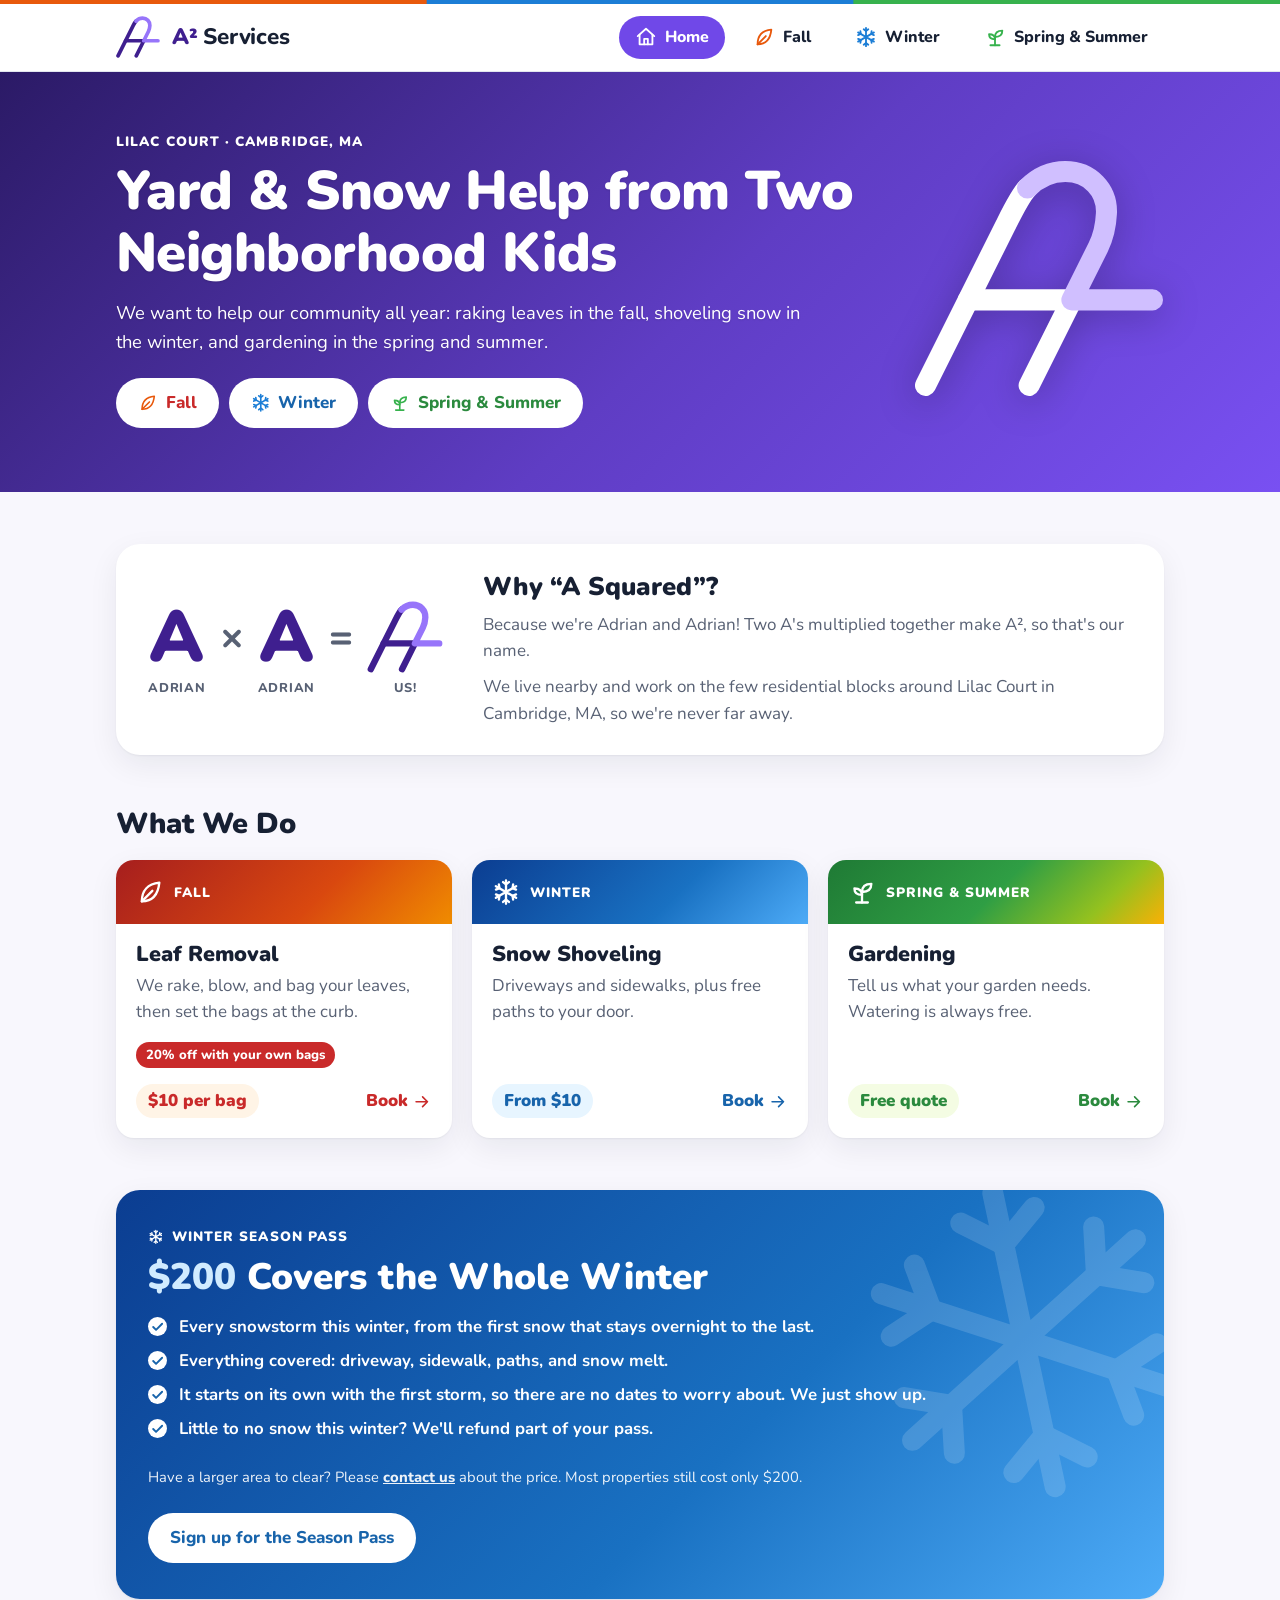
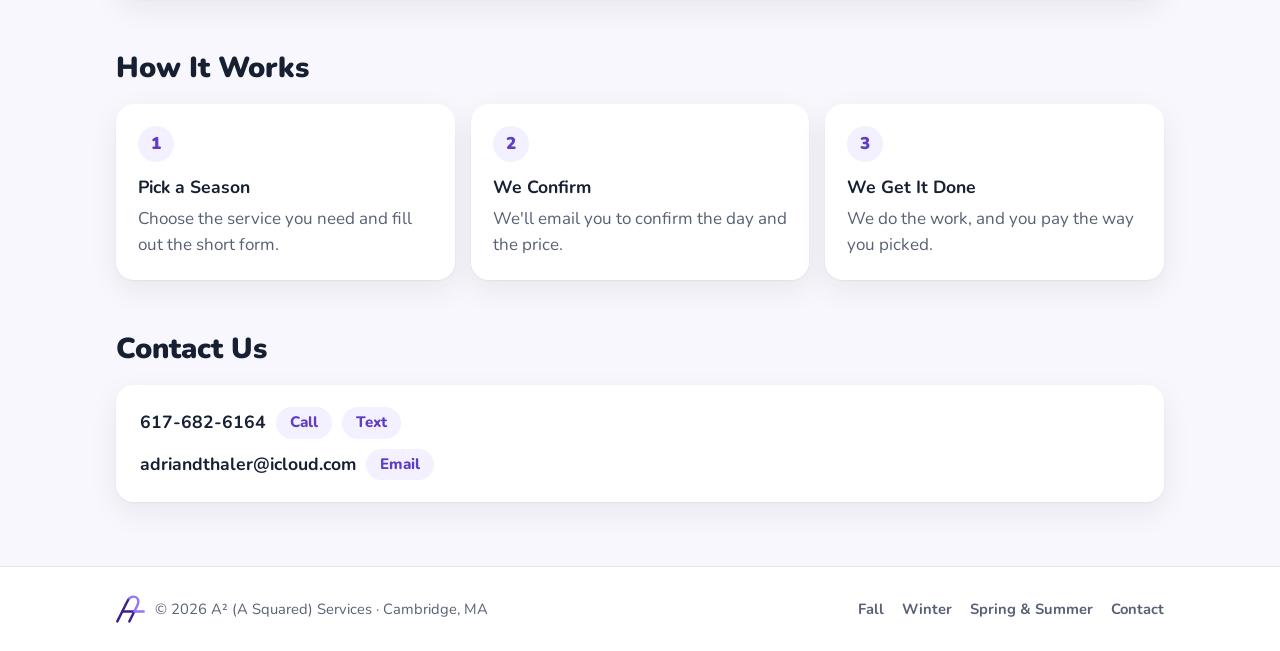
<file: index.html>
<!DOCTYPE html>
<html lang="en">
<head>
  <meta charset="utf-8">
  <meta name="viewport" content="width=device-width, initial-scale=1">
  <title>A² Services</title>
  <meta name="description" content="A² (A Squared) Services: two neighborhood kids near Lilac Court in Cambridge, MA, offering leaf removal in the fall, snow shoveling in the winter, and gardening help in the spring and summer.">
  <link rel="icon" href="favicon.svg" type="image/svg+xml">
  <link rel="preconnect" href="https://fonts.googleapis.com">
  <link rel="preconnect" href="https://fonts.gstatic.com" crossorigin>
  <link rel="stylesheet" href="https://fonts.googleapis.com/css2?family=Nunito:wght@400;600;700;800;900&display=swap">
  <link rel="stylesheet" href="style.css">
  <script>document.documentElement.classList.add("js");</script>
  <script src="config.js" defer></script>
  <script src="app.js" defer></script>
</head>
<body data-theme="home">

  <!-- Icons used around the site: <svg class="icon"><use href="#i-leaf"/></svg> -->
  <svg width="0" height="0" style="position:absolute" aria-hidden="true">
    <!-- The A² logo. Colors come from --logo-a and --logo-2 (see style.css). Same drawing as logo.svg. -->
    <symbol id="logo" viewBox="0 0 760 726">
      <g fill="none" stroke-linecap="round" stroke-linejoin="round" stroke-width="64">
        <g style="stroke: var(--logo-a)"><path d="M35 688 279 200C297 164 324 109 345 88"/><path d="M165 428H480"/><path d="M350 688 480 428"/></g>
        <path style="stroke: var(--logo-2)" d="M345 88C375 58 415 38 460 38 535 38 588 95 585 165 583 205 575 238 560 268L480 428H725"/>
      </g>
    </symbol>
    <symbol id="i-home" viewBox="0 0 24 24"><path d="M3 11 12 3l9 8"/><path d="M5 9.5V20h14V9.5"/><path d="M10 20v-6h4v6"/></symbol>
    <symbol id="i-leaf" viewBox="0 0 24 24"><path d="M5 20C5 11 10 5 20 4c-1 10-6 16-15 16Z"/><path d="M5 20l9-9"/></symbol>
    <symbol id="i-snow" viewBox="0 0 24 24"><path d="M12 2v20M3.34 7l17.32 10M3.34 17 20.66 7"/><path d="M9.5 3.5 12 5.5l2.5-2" /><path d="M9.5 20.5 12 18.5l2.5 2"/><path d="M18.11 5.59l-.48 3.16 2.98 1.17"/><path d="M3.39 14.09l2.98 1.16-.48 3.17"/><path d="M5.89 5.59l.48 3.16-2.98 1.17"/><path d="M20.61 14.09l-2.98 1.16.48 3.17"/></symbol>
    <symbol id="i-petal" viewBox="0 0 24 24"><path d="M12 22C7 18 4.5 13.5 5.5 9 6.3 5.3 9 3 10.8 3.2L12 5.2l1.2-2C15 3 17.7 5.3 18.5 9c1 4.5-1.5 9-6.5 13Z"/></symbol>
    <symbol id="i-sprout" viewBox="0 0 24 24"><path d="M12 21v-9"/><path d="M12 12c0-4.5 3-7 8-7 0 4.5-3 7-8 7Z"/><path d="M12 14.5c0-3.5-2.4-5.5-6.5-5.5 0 3.5 2.4 5.5 6.5 5.5Z"/><path d="M7 21h10"/></symbol>
    <symbol id="i-check" viewBox="0 0 24 24"><path d="m5 12.5 4.5 4.5L19 7.5"/></symbol>
    <symbol id="i-arrow" viewBox="0 0 24 24"><path d="M5 12h14M13 6l6 6-6 6"/></symbol>
  </svg>

  <header class="site-header">
    <!-- One bar per season. On a season's page the other bars shrink away (style.css). -->
    <div class="season-stripe" aria-hidden="true"><span class="fall"></span><span class="winter"></span><span class="spring"></span></div>
    <div class="container header-inner">
      <a class="brand" href="#home" aria-label="A² Services home">
        <svg class="logo" aria-hidden="true"><use href="#logo"/></svg>
        <span class="wordmark">A² <span>Services</span></span>
      </a>
      <nav class="tabs" aria-label="Main">
        <a class="tab" data-tab="home" href="#home"><svg class="icon"><use href="#i-home"/></svg>Home</a>
        <a class="tab" data-tab="fall" href="#fall"><svg class="icon"><use href="#i-leaf"/></svg>Fall</a>
        <a class="tab" data-tab="winter" href="#winter"><svg class="icon"><use href="#i-snow"/></svg>Winter</a>
        <a class="tab" data-tab="spring" href="#spring-summer"><svg class="icon"><use href="#i-sprout"/></svg>Spring &amp; Summer</a>
      </nav>
    </div>
  </header>

  <p class="notice" data-booking-notice hidden>This site is still being built. Online booking isn't switched on yet.</p>

  <main>

    <!-- ============================== HOME ============================== -->
    <section class="page" id="home" data-theme="home">
      <div class="hero">
        <div class="container hero-grid">
          <svg class="hero-logo" role="img" aria-label="A² logo"><use href="#logo"/></svg>
          <div>
            <p class="eyebrow">Lilac Court &middot; Cambridge, MA</p>
            <h1>Yard &amp; Snow Help from Two Neighborhood Kids</h1>
            <p class="lead">We want to help our community all year: raking leaves in the fall, shoveling snow in the winter, and gardening in the spring and summer.</p>
            <div class="hero-actions">
            <a class="btn btn-light" data-theme="fall" href="#fall"><svg class="icon"><use href="#i-leaf"/></svg>Fall</a>
            <a class="btn btn-light" data-theme="winter" href="#winter"><svg class="icon"><use href="#i-snow"/></svg>Winter</a>
            <a class="btn btn-light" data-theme="spring" href="#spring-summer"><svg class="icon"><use href="#i-sprout"/></svg>Spring &amp; Summer</a>
            </div>
          </div>
        </div>
      </div>

      <div class="container">
        <section class="block about" id="about">
          <div class="about-card">
            <div class="equation" role="img" aria-label="Adrian times Adrian equals A squared">
              <div class="term"><span class="big">A</span><span class="name">Adrian</span></div>
              <span class="op">&times;</span>
              <div class="term"><span class="big">A</span><span class="name">Adrian</span></div>
              <span class="op">=</span>
              <div class="term"><svg class="logo"><use href="#logo"/></svg><span class="name">Us!</span></div>
            </div>
            <div class="about-text">
              <h2>Why &ldquo;A Squared&rdquo;?</h2>
              <p>Because we're Adrian and Adrian! Two A's multiplied together make A&sup2;, so that's our name.</p>
              <p>We live nearby and work on the few residential blocks around Lilac Court in Cambridge, MA, so we're never far away.</p>
            </div>
          </div>
        </section>

        <section class="block">
          <h2>What We Do</h2>
          <div class="season-cards">
            <a class="season-card" data-theme="fall" href="#fall">
              <div class="season-card-top"><svg class="icon"><use href="#i-leaf"/></svg>Fall</div>
              <div class="season-card-body">
                <h3>Leaf Removal</h3>
                <p>We rake, blow, and bag your leaves, then set the bags at the curb.</p>
                <p class="deal-tag"><span data-percent="fall.ownBagsDiscount">20%</span> off with your own bags</p>
                <div class="season-card-foot">
                  <span class="from"><span data-price="fall.pricePerBag">$10</span> per bag</span>
                  <span class="go">Book <svg class="icon"><use href="#i-arrow"/></svg></span>
                </div>
              </div>
            </a>
            <a class="season-card" data-theme="winter" href="#winter">
              <div class="season-card-top"><svg class="icon"><use href="#i-snow"/></svg>Winter</div>
              <div class="season-card-body">
                <h3>Snow Shoveling</h3>
                <p>Driveways and sidewalks, plus free paths to your door.</p>
                <div class="season-card-foot">
                  <span class="from">From <span data-price="winter.from">$10</span></span>
                  <span class="go">Book <svg class="icon"><use href="#i-arrow"/></svg></span>
                </div>
              </div>
            </a>
            <a class="season-card" data-theme="spring" href="#spring-summer">
              <div class="season-card-top"><svg class="icon"><use href="#i-sprout"/></svg>Spring &amp; Summer</div>
              <div class="season-card-body">
                <h3>Gardening</h3>
                <p>Tell us what your garden needs. Watering is always free.</p>
                <div class="season-card-foot">
                  <span class="from">Free quote</span>
                  <span class="go">Book <svg class="icon"><use href="#i-arrow"/></svg></span>
                </div>
              </div>
            </a>
          </div>
        </section>

        <section class="block pass" id="season-pass" data-theme="winter">
          <svg class="icon hero-art" aria-hidden="true"><use href="#i-snow"/></svg>
          <div class="pass-intro">
            <p class="eyebrow"><svg class="icon"><use href="#i-snow"/></svg>Winter Season Pass</p>
            <h2><span data-price="seasonPass.price">$200</span> Covers the Whole Winter</h2>
            <ul class="checks">
              <li><svg class="icon"><use href="#i-check"/></svg>Every snowstorm this winter, from the first snow that stays overnight to the last.</li>
              <li><svg class="icon"><use href="#i-check"/></svg>Everything covered: driveway, sidewalk, paths, and snow melt.</li>
              <li><svg class="icon"><use href="#i-check"/></svg>It starts on its own with the first storm, so there are no dates to worry about. We just show up.</li>
              <li><svg class="icon"><use href="#i-check"/></svg>Little to no snow this winter? We'll refund part of your pass.</li>
            </ul>
            <p class="pass-fine">Have a larger area to clear? Please <a href="#contact">contact us</a> about the price. Most properties still cost only <span data-price="seasonPass.price">$200</span>.</p>
          </div>
          <details class="pass-signup">
            <summary class="btn btn-light">Sign up for the Season Pass</summary>
            <form class="booking" data-kind="pass">
              <input type="hidden" name="form" value="Season Pass">
              <div class="booking-main">
                <div data-contact-fields></div>
                <fieldset>
                  <legend>Anything Else?</legend>
                  <label class="field">
                    <span>Anything We Should Know? <em class="optional">(optional)</em></span>
                    <textarea name="Comments" rows="3" placeholder="For example: where you park, or a side path you'd like cleared."></textarea>
                  </label>
                </fieldset>
                <fieldset>
                  <legend>How Would You Like to Pay?</legend>
                  <div class="choices" data-choices="payment"></div>
                </fieldset>
              </div>
              <aside class="summary">
                <h3>Your Order</h3>
                <dl class="summary-lines"></dl>
                <p class="summary-total"><span></span><strong></strong></p>
                <p class="summary-note"></p>
                <button class="btn btn-block" type="submit">Send request</button>
                <p class="form-status" role="status" aria-live="polite"></p>
              </aside>
            </form>
          </details>
        </section>

        <section class="block">
          <h2>How It Works</h2>
          <ol class="steps">
            <li><b>Pick a Season</b>Choose the service you need and fill out the short form.</li>
            <li><b>We Confirm</b>We'll email you to confirm the day and the price.</li>
            <li><b>We Get It Done</b>We do the work, and you pay the way you picked.</li>
          </ol>
        </section>

        <section class="block contact" id="contact">
          <h2>Contact Us</h2>
          <div class="contact-card">
            <!-- Contact info comes from config.js -->
            <div data-contact>Contact info coming soon.</div>
          </div>
        </section>
      </div>
    </section>

    <!-- ============================== FALL ============================== -->
    <section class="page" id="fall" data-theme="fall" data-title="Fall">
      <div class="season-hero">
        <svg class="icon hero-art" aria-hidden="true"><use href="#i-leaf"/></svg>
        <div class="container">
          <p class="eyebrow"><svg class="icon"><use href="#i-leaf"/></svg>Fall</p>
          <h1>Leaf Removal</h1>
          <p class="lead">During the fall, we come to your home to rake and blow your leaves, bag them up, and leave the bags at the curb for pickup. No equipment needed on your end.</p>
          <p class="hero-links">
            <span class="price-chip"><span data-price="fall.pricePerBag">$10</span> per bag</span>
            <span class="price-chip deal-chip"><span data-percent="fall.ownBagsDiscount">20%</span> off with your own bags</span>
          </p>
        </div>
      </div>
      <div class="container">
        <form class="booking" data-kind="fall">
          <input type="hidden" name="form" value="Fall">
          <div class="booking-main">
            <h2>Request Fall Service</h2>
            <div data-contact-fields></div>
            <fieldset>
              <legend>Your Job</legend>
              <label class="field">
                <span>Date of Service</span>
                <input type="date" name="Date" required>
              </label>
              <div class="field">
                <span>Estimated Number of Leaf Bags</span>
                <div class="stepper">
                  <button type="button" data-step="-1" aria-label="One fewer bag">&minus;</button>
                  <input type="number" name="Bags" value="1" min="1" max="99" inputmode="numeric" aria-label="Number of leaf bags" required>
                  <button type="button" data-step="1" aria-label="One more bag">+</button>
                </div>
                <p class="hint">One bag = a full 30-gallon bag. A best guess is fine; we'll count the bags when we're done.</p>
              </div>
              <div class="included-box">
                <h3>Included With Every Leaf Removal</h3>
                <ul>
                  <li><svg class="icon"><use href="#i-check"/></svg>Leaf blowing and raking</li>
                  <li><svg class="icon"><use href="#i-check"/></svg>Sweeping and vacuuming dirt off patios and walkways</li>
                  <li><svg class="icon"><use href="#i-check"/></svg>Removing sticks and branches</li>
                  <li><svg class="icon"><use href="#i-check"/></svg>Bags (we bring them), set at the curb when we're done</li>
                </ul>
              </div>
              <label class="addon">
                <input type="checkbox" name="Own bags" value="Yes">
                <span><b>I'll Provide My Own Bags</b>Leave out full-size (30-gallon) leaf bags and take <span data-percent="fall.ownBagsDiscount">20%</span> off your whole order.</span>
              </label>
              <label class="field">
                <span>Anything Else We Should Know? <em class="optional">(optional)</em></span>
                <textarea name="Comments" rows="3"></textarea>
              </label>
            </fieldset>
            <fieldset>
              <legend>How Would You Like to Pay?</legend>
              <div class="choices" data-choices="payment"></div>
            </fieldset>
          </div>
          <aside class="summary">
            <h3>Your Estimate</h3>
            <dl class="summary-lines"></dl>
            <p class="summary-total"><span></span><strong></strong></p>
            <p class="summary-note"></p>
            <button class="btn btn-block" type="submit">Send request</button>
            <p class="form-status" role="status" aria-live="polite"></p>
          </aside>
        </form>
      </div>
    </section>

    <!-- ============================= WINTER ============================= -->
    <section class="page" id="winter" data-theme="winter" data-title="Winter">
      <div class="season-hero">
        <svg class="icon hero-art" aria-hidden="true"><use href="#i-snow"/></svg>
        <div class="container">
          <p class="eyebrow"><svg class="icon"><use href="#i-snow"/></svg>Winter</p>
          <h1>Snow Shoveling</h1>
          <p class="lead">When it snows, we shovel your driveway and sidewalk, clear a path to your door, and can put down snow melt to help keep ice from forming.</p>
          <p class="hero-links">
            <span class="price-chip">From <span data-price="winter.from">$10</span></span>
            <a class="btn btn-ghost" href="#season-pass"><span>Every storm covered: <span data-price="seasonPass.price">$200</span> Season Pass</span><svg class="icon"><use href="#i-arrow"/></svg></a>
          </p>
        </div>
      </div>
      <div class="container">
        <form class="booking" data-kind="winter">
          <input type="hidden" name="form" value="Winter">
          <div class="booking-main">
            <h2>Request Snow Shoveling</h2>
            <div data-contact-fields></div>
            <fieldset>
              <legend>Your Job</legend>
              <label class="field">
                <span>Date of Service</span>
                <input type="date" name="Date" required>
              </label>
              <div class="field">
                <span>Expected Snowfall</span>
                <div class="choices" data-choices="snowfall"></div>
                <p class="hint">Go by the forecast. It's only an estimate: on the day, we'll measure the actual snowfall and adjust the price to match. Not sure? Just tell us in the comments and we will price it on the day.</p>
              </div>
              <div class="field">
                <span>Parking Spaces / Driveway</span>
                <div class="choices" data-choices="driveway"></div>
                <p class="hint">More than 2 spaces? Tell us in the comments.</p>
              </div>
              <div class="field">
                <span>Sidewalk</span>
                <div class="choices" data-choices="sidewalk"></div>
              </div>
            </fieldset>
            <fieldset>
              <legend>Add-Ons</legend>
              <div class="addon included">
                <svg class="icon"><use href="#i-check"/></svg>
                <span><b>Paths to Your Door</b>Free with every order</span>
              </div>
              <!-- The badge and message here are updated by app.js as the order changes. -->
              <label class="addon melt">
                <input type="checkbox" name="Snow melt" value="Yes">
                <span><b>Snow Melt (Salt)</b><span data-melt-message>Free on orders of <span data-price="winter.snowMelt.freeFrom">$50</span> or more, otherwise <span data-price="winter.snowMelt.price">$5</span></span></span>
                <span class="melt-badge" data-melt-badge></span>
              </label>
              <div class="field addon-field">
                <span>Clear Snow off Cars <em class="optional">(<span data-price="winter.cars.1.price">$10</span> per car)</em></span>
                <div class="choices" data-choices="cars"></div>
                <p class="hint">More than 2 cars? Tell us in the comments.</p>
              </div>
              <label class="field">
                <span>Comments <em class="optional">(optional)</em></span>
                <textarea name="Comments" rows="3"></textarea>
              </label>
            </fieldset>
            <fieldset>
              <legend>How Would You Like to Pay?</legend>
              <div class="choices" data-choices="payment"></div>
            </fieldset>
          </div>
          <aside class="summary">
            <h3>Your Estimate</h3>
            <dl class="summary-lines"></dl>
            <p class="summary-total"><span></span><strong></strong></p>
            <p class="summary-note"></p>
            <button class="btn btn-block" type="submit">Send request</button>
            <p class="form-status" role="status" aria-live="polite"></p>
          </aside>
        </form>
      </div>
    </section>

    <!-- ========================= SPRING & SUMMER ========================= -->
    <section class="page" id="spring-summer" data-theme="spring" data-title="Spring & Summer">
      <div class="season-hero">
        <svg class="icon hero-art" aria-hidden="true"><use href="#i-sprout"/></svg>
        <div class="container">
          <p class="eyebrow"><svg class="icon"><use href="#i-sprout"/></svg>Spring &amp; Summer</p>
          <h1>Gardening</h1>
          <p class="lead">From weeding and planting to keeping everything watered, we'll help your garden look its best. Tell us what you need and we'll send you a quote.</p>
          <p class="price-chip">Free quotes</p>
        </div>
      </div>
      <div class="container">
        <form class="booking" data-kind="spring">
          <input type="hidden" name="form" value="Spring & Summer">
          <div class="booking-main">
            <h2>Request Gardening Help</h2>
            <div data-contact-fields></div>
            <fieldset>
              <legend>Your Job</legend>
              <label class="field">
                <span>Date of Service</span>
                <input type="date" name="Date" required>
              </label>
              <label class="field">
                <span>What Do You Need?</span>
                <textarea name="Request" rows="4" required placeholder="For example: weed the front garden beds and plant six flowers."></textarea>
              </label>
            </fieldset>
            <fieldset>
              <legend>Add-Ons</legend>
              <label class="addon">
                <input type="checkbox" name="Watering" value="Yes">
                <span><b>Watering</b>Free!</span>
              </label>
              <label class="field">
                <span>Anything Else We Should Know? <em class="optional">(optional)</em></span>
                <textarea name="Comments" rows="3"></textarea>
              </label>
            </fieldset>
            <fieldset>
              <legend>How Would You Like to Pay?</legend>
              <div class="choices" data-choices="payment"></div>
            </fieldset>
          </div>
          <aside class="summary">
            <h3>Your Request</h3>
            <dl class="summary-lines"></dl>
            <p class="summary-total"><span></span><strong></strong></p>
            <p class="summary-note"></p>
            <button class="btn btn-block" type="submit">Send request</button>
            <p class="form-status" role="status" aria-live="polite"></p>
          </aside>
        </form>
      </div>
    </section>

  </main>

  <footer class="site-footer">
    <div class="container footer-inner">
      <span class="footer-brand"><svg class="logo" aria-hidden="true"><use href="#logo"/></svg>&copy; 2026 A² (A Squared) Services &middot; Cambridge, MA</span>
      <nav aria-label="Footer">
        <a href="#fall">Fall</a>
        <a href="#winter">Winter</a>
        <a href="#spring-summer">Spring &amp; Summer</a>
        <a href="#contact">Contact</a>
      </nav>
    </div>
  </footer>

  <!-- The "Your info" part of every form. app.js copies it into each [data-contact-fields]. -->
  <template id="contact-fields">
    <fieldset>
      <legend>Your Info</legend>
      <label class="field">
        <span>Name</span>
        <input name="Name" autocomplete="name" required>
      </label>
      <div class="field-row">
        <label class="field">
          <span>Email</span>
          <input type="email" name="Email" autocomplete="email" required>
        </label>
        <label class="field">
          <span>Phone <em class="optional">(optional)</em></span>
          <input type="tel" name="Phone" autocomplete="tel" placeholder="617-555-0123">
          <span class="field-error" data-error-for="Phone"></span>
        </label>
      </div>
      <p class="hint">Email is how we'll usually reach you, starting with confirming your request. Your phone number is a backup.</p>
      <label class="field">
        <span>Address</span>
        <input name="Address" autocomplete="street-address" required>
        <span class="hint">We work on the blocks around Lilac Court in Cambridge.</span>
      </label>
      <!-- Spam trap: hidden from people, but bots fill it in. -->
      <label class="hp" aria-hidden="true">Leave this empty <input name="website" tabindex="-1" autocomplete="off"></label>
    </fieldset>
  </template>

</body>
</html>
</file>
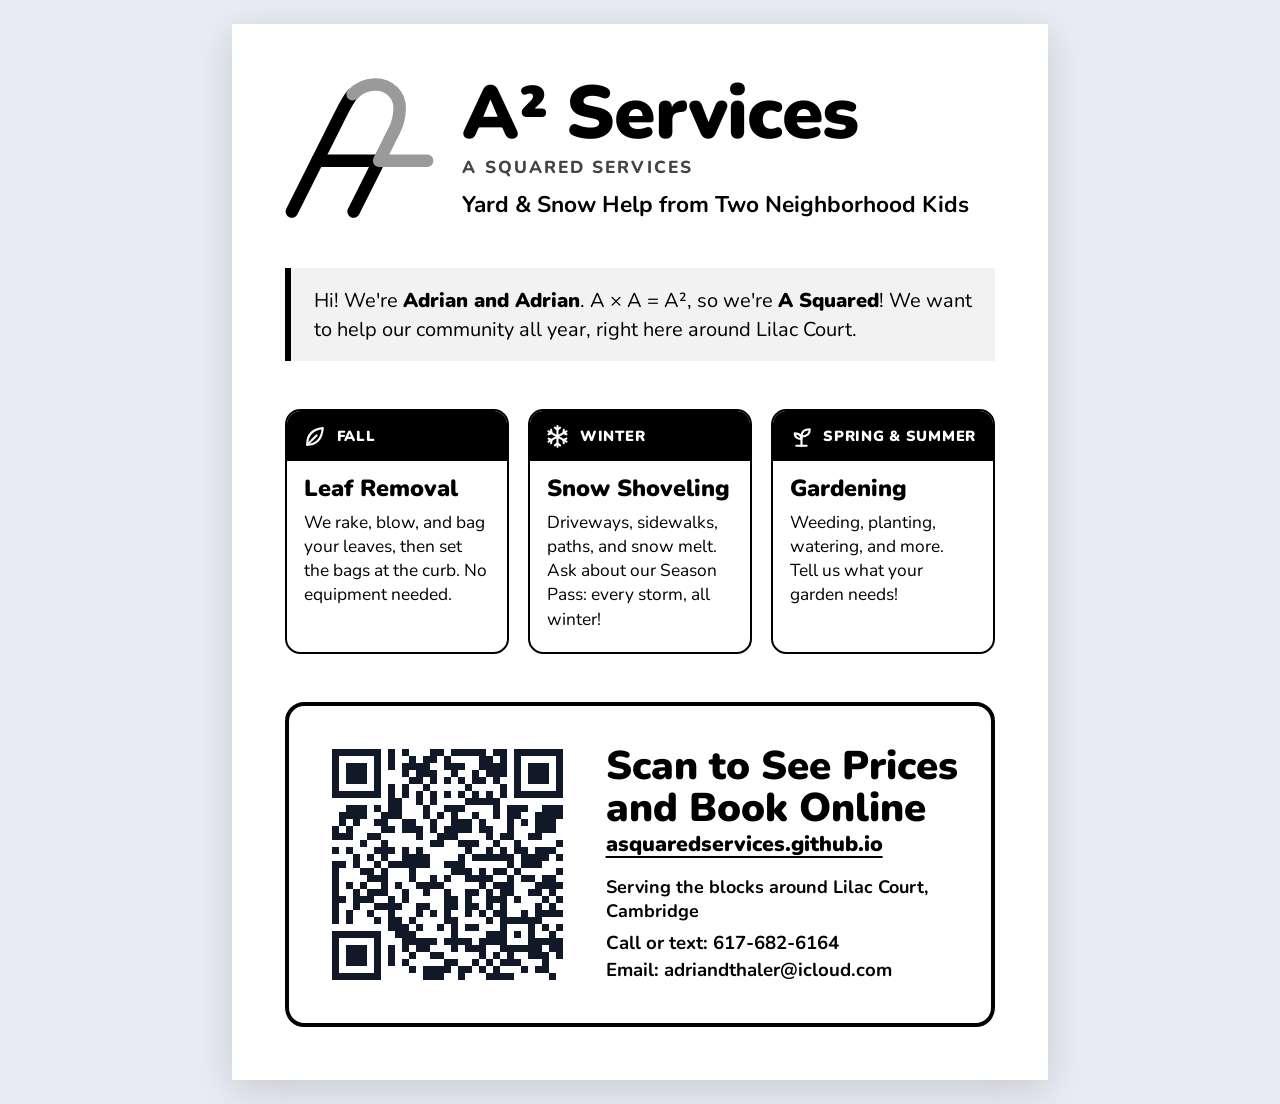
<file: flier/index.html>
<!DOCTYPE html>
<html lang="en">
<head>
  <meta charset="utf-8">
  <meta name="viewport" content="width=device-width, initial-scale=1">
  <title>A² Services flier</title>
  <link rel="preconnect" href="https://fonts.googleapis.com">
  <link rel="preconnect" href="https://fonts.gstatic.com" crossorigin>
  <link rel="stylesheet" href="https://fonts.googleapis.com/css2?family=Nunito:wght@400;600;700;800;900&display=swap">
  <!--
    Printable US-letter flier, designed for black-and-white printing.
    No prices on purpose: the QR code (qr-code.svg) sends people to
    https://asquaredservices.github.io for prices and booking.

    To make the PDF, open this page in Chrome, print (Cmd+P), choose
    "Save as PDF", set Margins to "None", and turn on "Background graphics".
  -->
  <style>
    @page {
      size: letter;
      margin: 0;
    }

    * {
      box-sizing: border-box;
    }

    html,
    body {
      margin: 0;
    }

    body {
      background: #e9ecf2;
      color: #000;
      font-family: "Nunito", system-ui, sans-serif;
      -webkit-print-color-adjust: exact;
      print-color-adjust: exact;
    }

    .sheet {
      display: flex;
      flex-direction: column;
      width: 8.5in;
      height: 11in;
      margin: 0 auto;
      justify-content: space-between;
      padding: 0.55in 0.55in;
      overflow: hidden;
      background: #fff;
    }

    @media screen {
      .sheet {
        margin: 24px auto;
        box-shadow: 0 10px 40px rgb(0 0 0 / 0.15);
      }
    }

    .icon {
      width: 1em;
      height: 1em;
      flex: none;
      fill: none;
      stroke: currentColor;
      stroke-width: 2;
      stroke-linecap: round;
      stroke-linejoin: round;
    }

    /* Header */

    .top {
      display: flex;
      align-items: center;
      gap: 0.3in;
    }

    .top img {
      width: 1.55in;
      height: 1.48in;
      flex: none;
    }

    h1 {
      margin: 0;
      font-size: 56pt;
      font-weight: 900;
      line-height: 1;
      letter-spacing: -0.01em;
    }

    .aka {
      margin: 0.04in 0 0;
      color: #444;
      font-size: 13pt;
      font-weight: 800;
      letter-spacing: 0.12em;
      text-transform: uppercase;
    }

    .tagline {
      margin: 0.1in 0 0;
      font-size: 17pt;
      font-weight: 700;
    }

    .intro {
      margin: 0;
      padding: 0.18in 0.24in;
      border-left: 0.07in solid #000;
      background: #f2f2f2;
      font-size: 15pt;
      line-height: 1.45;
    }

    .intro b {
      font-weight: 900;
    }

    /* Seasons */

    .seasons {
      display: grid;
      grid-template-columns: repeat(3, 1fr);
      gap: 0.2in;
    }

    .season {
      overflow: hidden;
      border: 0.025in solid #000;
      border-radius: 0.16in;
    }

    .season-top {
      display: flex;
      align-items: center;
      gap: 0.1in;
      padding: 0.13in 0.16in;
      background: #000;
      color: #fff;
      font-size: 11pt;
      font-weight: 900;
      letter-spacing: 0.05em;
      text-transform: uppercase;
      white-space: nowrap;
    }

    .season-top .icon {
      width: 0.26in;
      height: 0.26in;
    }

    .season-body {
      padding: 0.16in 0.18in 0.22in;
    }

    h2 {
      margin: 0 0 0.08in;
      font-size: 17.5pt;
      font-weight: 900;
      line-height: 1.1;
    }

    .season p {
      margin: 0;
      font-size: 13pt;
      line-height: 1.4;
    }

    /* QR code */

    .scan {
      display: flex;
      align-items: center;
      gap: 0.3in;
      padding: 0.3in;
      border: 0.05in solid #000;
      border-radius: 0.2in;
    }

    .scan img {
      width: 2.7in;
      height: 2.7in;
      flex: none;
    }

    .scan-title {
      margin: 0 0 0.12in;
      font-size: 30pt;
      font-weight: 900;
      line-height: 1.05;
    }

    .scan p {
      margin: 0;
    }

    .url {
      font-size: 16pt;
      font-weight: 900;
      text-decoration: underline;
      text-decoration-thickness: 0.02in;
      text-underline-offset: 0.05in;
    }

    .area {
      margin-top: 0.16in !important;
      font-size: 13.5pt;
      font-weight: 700;
    }

    .contact {
      margin-top: 0.08in !important;
      font-size: 14pt;
      line-height: 1.45;
      font-weight: 700;
    }


  </style>
</head>
<body>
  <svg width="0" height="0" style="position:absolute" aria-hidden="true">
    <symbol id="i-leaf" viewBox="0 0 24 24"><path d="M5 20C5 11 10 5 20 4c-1 10-6 16-15 16Z"/><path d="M5 20l9-9"/></symbol>
    <symbol id="i-snow" viewBox="0 0 24 24"><path d="M12 2v20M3.34 7l17.32 10M3.34 17 20.66 7"/><path d="M9.5 3.5 12 5.5l2.5-2" /><path d="M9.5 20.5 12 18.5l2.5 2"/><path d="M18.11 5.59l-.48 3.16 2.98 1.17"/><path d="M3.39 14.09l2.98 1.16-.48 3.17"/><path d="M5.89 5.59l.48 3.16-2.98 1.17"/><path d="M20.61 14.09l-2.98 1.16.48 3.17"/></symbol>
    <symbol id="i-sprout" viewBox="0 0 24 24"><path d="M12 21v-9"/><path d="M12 12c0-4.5 3-7 8-7 0 4.5-3 7-8 7Z"/><path d="M12 14.5c0-3.5-2.4-5.5-6.5-5.5 0 3.5 2.4 5.5 6.5 5.5Z"/><path d="M7 21h10"/></symbol>
  </svg>

  <div class="sheet">
    <header class="top">
      <img src="logo-bw.svg" alt="A² logo">
      <div>
        <h1>A² Services</h1>
        <p class="aka">A Squared Services</p>
        <p class="tagline">Yard &amp; Snow Help from Two Neighborhood Kids</p>
      </div>
    </header>

    <p class="intro">Hi! We're <b>Adrian and Adrian</b>. A &times; A = A&sup2;, so we're <b>A Squared</b>! We want to help our community all year, right here around Lilac Court.</p>

    <section class="seasons">
      <article class="season">
        <div class="season-top"><svg class="icon"><use href="#i-leaf"/></svg>Fall</div>
        <div class="season-body">
          <h2>Leaf Removal</h2>
          <p>We rake, blow, and bag your leaves, then set the bags at the curb. No equipment needed.</p>
        </div>
      </article>
      <article class="season">
        <div class="season-top"><svg class="icon"><use href="#i-snow"/></svg>Winter</div>
        <div class="season-body">
          <h2>Snow Shoveling</h2>
          <p>Driveways, sidewalks, paths, and snow melt. Ask about our Season Pass: every storm, all winter!</p>
        </div>
      </article>
      <article class="season">
        <div class="season-top"><svg class="icon"><use href="#i-sprout"/></svg>Spring &amp; Summer</div>
        <div class="season-body">
          <h2>Gardening</h2>
          <p>Weeding, planting, watering, and more. Tell us what your garden needs!</p>
        </div>
      </article>
    </section>

    <section class="scan">
      <img src="qr-code.svg" alt="QR code linking to asquaredservices.github.io">
      <div>
        <p class="scan-title">Scan to See Prices and Book Online</p>
        <p class="url">asquaredservices.github.io</p>
        <p class="area">Serving the blocks around Lilac Court, Cambridge</p>
        <p class="contact">Call or text: 617-682-6164<br>Email: adriandthaler@icloud.com</p>
      </div>
    </section>
  </div>
</body>
</html>
</file>
<file: style.css>
/* ================================================================
   A Squared Services
   Season colors are set with data-theme="home|fall|winter|spring".
   ================================================================ */

:root {
  --ink: #172033;
  --muted: #586174;
  --line: #e2e6ee;
  --field: #cdd4e0;
  --card: #ffffff;
  --radius: 18px;
  --shadow: 0 1px 2px rgb(16 24 40 / 0.05), 0 10px 30px rgb(16 24 40 / 0.07);

  --fall: #e8590c;
  --winter: #1c7ed6;
  --spring: #37b24d;
  --brand: #7048e8;

  /* Logo colors: the "A" and the "2". Each season below has its own. */
  --logo-a: #3f1f8f;
  --logo-2: #9775fa;
}

/* Home: purple, so it stands apart from Winter's blue */
[data-theme="home"] {
  --accent: #7950f2;
  --accent-dark: #5f3dc4;
  --tint: #f3f0ff;
  --bg: #f8f7fd;
  --hero: linear-gradient(135deg, #2b1a66 0%, #5f3dc4 55%, #7950f2 100%);
  --logo-a: #3f1f8f;
  --logo-2: #9775fa;
}

/* Fall: red and orange */
[data-theme="fall"] {
  --accent: #e8590c;
  --accent-dark: #c92a2a;
  --tint: #fff4e6;
  --bg: #fffaf4;
  --hero: linear-gradient(135deg, #a61e1e 0%, #d9480f 60%, #f08c00 100%);
  --logo-a: #b02525;
  --logo-2: #f76707;
}

/* Winter: blue and white */
[data-theme="winter"] {
  --accent: #1c7ed6;
  --accent-dark: #1864ab;
  --tint: #e7f5ff;
  --bg: #f4f9ff;
  --hero: linear-gradient(135deg, #0b3d91 0%, #1971c2 60%, #4dabf7 100%);
  --logo-a: #0b3d91;
  --logo-2: #4dabf7;
}

/* Spring & summer: green and yellow */
[data-theme="spring"] {
  --accent: #37b24d;
  --accent-dark: #2b8a3e;
  --tint: #f4fce3;
  --bg: #fafdf3;
  --hero: linear-gradient(135deg, #1f7a35 0%, #2f9e44 50%, #94c11f 80%, #fab005 100%);
  --logo-a: #2b8a3e;
  --logo-2: #f5a700;
}

/* ------------------------------------------------------------ Base */

*,
*::before,
*::after {
  box-sizing: border-box;
}

html {
  color-scheme: light;
  scroll-padding-top: 130px;
  -webkit-text-size-adjust: 100%;
}

body {
  margin: 0;
  font-family: "Nunito", system-ui, -apple-system, "Segoe UI", Roboto, sans-serif;
  font-size: 17px;
  line-height: 1.55;
  color: var(--ink);
  background: var(--bg);
  transition: background-color 0.3s;
}

a {
  color: var(--accent-dark);
}

h1,
h2,
h3 {
  line-height: 1.15;
  font-weight: 900;
}

.container {
  position: relative;
  z-index: 1;
  max-width: 1080px;
  margin: 0 auto;
  padding: 0 16px;
}

.icon {
  width: 1.15em;
  height: 1.15em;
  flex: none;
  fill: none;
  stroke: currentColor;
  stroke-width: 2;
  stroke-linecap: round;
  stroke-linejoin: round;
}

.js .page:not(.active) {
  display: none;
}

/* ---------------------------------------------------------- Header */

.site-header {
  position: sticky;
  top: 0;
  z-index: 20;
  background: rgb(255 255 255 / 0.94);
  backdrop-filter: blur(10px);
  -webkit-backdrop-filter: blur(10px);
  border-bottom: 1px solid var(--line);
}

/* The three season bars. Each bar spans the full width and is slid and
   stretched into place (app.js animates them for each page); these starting
   positions show all three equally. */
.season-stripe {
  position: relative;
  height: 4px;
  overflow: hidden;
}

.season-stripe span {
  position: absolute;
  inset: 0;
  transform-origin: 0 0;
  will-change: transform;
}

.season-stripe .fall { transform: scaleX(0.3373); }
.season-stripe .winter { transform: translateX(33.333%) scaleX(0.3373); }
.season-stripe .spring { transform: translateX(66.667%) scaleX(0.3373); }

.season-stripe .fall { background: var(--fall); }
.season-stripe .winter { background: var(--winter); }
.season-stripe .spring { background: var(--spring); }



.header-inner {
  display: flex;
  flex-wrap: wrap;
  align-items: center;
  justify-content: space-between;
  gap: 10px 24px;
  padding-top: 12px;
  padding-bottom: 12px;
}

.brand {
  display: flex;
  align-items: center;
  gap: 12px;
  color: var(--ink);
  text-decoration: none;
}

.logo {
  display: block;
  flex: none;
  width: 44px;
  height: 42px;
}

.wordmark {
  color: var(--logo-a);
  font-size: 1.4rem;
  font-weight: 900;
  letter-spacing: -0.01em;
}

.wordmark span {
  color: var(--ink);
  font-weight: 800;
}

.tabs {
  display: flex;
  gap: 12px;
}

.tab {
  --c: var(--brand);
  display: inline-flex;
  align-items: center;
  gap: 8px;
  padding: 9px 16px;
  border-radius: 999px;
  color: var(--ink);
  font-size: 1rem;
  font-weight: 800;
  text-decoration: none;
  white-space: nowrap;
  transition: background-color 0.15s, color 0.15s;
}

.tab[data-tab="fall"] { --c: var(--fall); }
.tab[data-tab="winter"] { --c: var(--winter); }
.tab[data-tab="spring"] { --c: var(--spring); }

.tab .icon {
  width: 22px;
  height: 22px;
  color: var(--c);
}

.tab:hover {
  background: color-mix(in srgb, var(--c) 10%, white);
}

.tab[aria-current="page"] {
  background: var(--c);
  color: #fff;
}

.tab[aria-current="page"] .icon {
  color: #fff;
}

@media (max-width: 700px) {
  html {
    scroll-padding-top: 190px;
  }

  .tabs {
    display: grid;
    grid-template-columns: repeat(4, 1fr);
    gap: 8px;
    width: 100%;
  }

  .tab {
    flex-direction: column;
    justify-content: flex-start;
    gap: 5px;
    padding: 9px 2px 8px;
    border-radius: 14px;
    font-size: 0.82rem;
    line-height: 1.15;
    text-align: center;
    white-space: normal;
  }

  .tab .icon {
    width: 30px;
    height: 30px;
  }
}

.notice {
  margin: 0;
  padding: 8px 16px;
  background: #fff3bf;
  color: #5c3c00;
  font-size: 0.9rem;
  font-weight: 700;
  text-align: center;
}

/* ----------------------------------------------------------- Heroes */

.hero,
.season-hero {
  position: relative;
  overflow: hidden;
  padding: 56px 0 64px;
  background: var(--hero);
  color: #fff;
  text-shadow: 0 1px 2px rgb(0 0 0 / 0.12);
}

.season-hero {
  padding-bottom: 88px;
}

.hero h1,
.season-hero h1 {
  margin: 0 0 14px;
  font-size: clamp(2.1rem, 6vw, 3.4rem);
  letter-spacing: -0.01em;
}

.hero-art {
  position: absolute;
  top: 50%;
  right: max(-60px, calc(50% - 620px));
  width: 360px;
  height: 360px;
  color: #fff;
  opacity: 0.14;
  stroke-width: 1.4;
  transform: translateY(-50%) rotate(-12deg);
  pointer-events: none;
}

/* Snowflakes, leaves, or petals drifting across a season's banner (made in
   app.js). Each one falls (or rises) slowly while swaying side to side. */
.particles {
  position: absolute;
  inset: 0;
  overflow: hidden;
  pointer-events: none;
}

.particle {
  position: absolute;
  top: -12%;
  left: var(--x);
  width: var(--size);
  height: var(--size);
  color: #fff;
  opacity: var(--o);
  animation: particle-fall var(--dur) linear var(--delay) infinite;
}

.particle-inner {
  display: block;
  width: 100%;
  height: 100%;
  animation: particle-sway var(--sway) ease-in-out var(--delay) infinite alternate;
}

.particle .icon {
  width: 100%;
  height: 100%;
  stroke-width: 2.2;
}

.leaf .particle .icon {
  fill: currentColor;
  fill-opacity: 0.35;
  stroke-width: 1.8;
}

.leaf .particle:nth-child(3n + 1) { color: #ffc078; }
.leaf .particle:nth-child(3n + 2) { color: #ffe8cc; }

.leaf .particle-inner {
  animation-name: particle-tumble;
}

.petal .particle {
  color: #fcc2d7;
  opacity: calc(var(--o) + 0.25);
}

.petal .particle:nth-child(4n + 1) { color: #ffdeeb; }
.petal .particle:nth-child(4n + 2) { color: #fff3bf; }
.petal .particle:nth-child(4n + 3) { color: #ffec99; }

.petal .particle .icon {
  fill: currentColor;
  stroke: none;
}

.petal .particle-inner {
  animation-name: particle-tumble;
}

@keyframes particle-fall {
  from { top: -12%; }
  to { top: 108%; }
}

@keyframes particle-sway {
  from { transform: translateX(calc(var(--drift) * -1)) rotate(0deg); }
  to { transform: translateX(var(--drift)) rotate(90deg); }
}

@keyframes particle-tumble {
  from { transform: translateX(calc(var(--drift) * -1)) rotate(-35deg); }
  to { transform: translateX(var(--drift)) rotate(35deg); }
}

@media (prefers-reduced-motion: reduce) {
  .particles {
    display: none;
  }
}

.lead {
  max-width: 38em;
  margin: 0 0 22px;
  font-size: 1.15rem;
}

.eyebrow {
  display: inline-flex;
  align-items: center;
  gap: 8px;
  margin: 0 0 8px;
  font-size: 0.85rem;
  font-weight: 900;
  letter-spacing: 0.08em;
  text-transform: uppercase;
}

.price-chip {
  display: inline-block;
  margin: 0;
  padding: 7px 16px;
  border-radius: 999px;
  background: #fff;
  color: var(--accent-dark);
  font-weight: 900;
  text-shadow: none;
}

.hero-links {
  display: flex;
  flex-wrap: wrap;
  align-items: center;
  gap: 12px;
  margin: 0;
}

.hero-actions {
  display: flex;
  flex-wrap: wrap;
  gap: 10px;
}

.hero-grid {
  display: grid;
  grid-template-columns: minmax(0, 1fr) auto;
  align-items: center;
  gap: 24px 48px;
}

.hero-logo {
  --logo-a: #fff;
  --logo-2: #d0bfff;
  order: 2;
  width: 250px;
  height: 239px;
  filter: drop-shadow(0 6px 18px rgb(0 0 0 / 0.25));
}

@media (max-width: 760px) {
  .hero-grid {
    grid-template-columns: 1fr;
  }

  .hero-logo {
    order: 0;
    width: 96px;
    height: 92px;
  }
}

@media (max-width: 700px) {
  .hero,
  .season-hero {
    padding-top: 40px;
  }

  .hero-art {
    top: 12px;
    right: -60px;
    width: 220px;
    height: 220px;
    transform: rotate(-12deg);
  }
}

/* ---------------------------------------------------------- Buttons */

.btn {
  display: inline-flex;
  align-items: center;
  justify-content: center;
  gap: 8px;
  padding: 12px 22px;
  border: 0;
  border-radius: 999px;
  background: var(--accent-dark);
  color: #fff;
  font: inherit;
  font-weight: 800;
  text-decoration: none;
  text-shadow: none;
  cursor: pointer;
  transition: transform 0.12s, filter 0.12s, box-shadow 0.12s;
}

.btn:hover {
  filter: brightness(1.08);
}

.btn:active {
  transform: translateY(1px);
}

.btn:disabled {
  opacity: 0.6;
  cursor: progress;
}

.btn:focus-visible {
  outline: 3px solid color-mix(in srgb, var(--accent) 50%, transparent);
  outline-offset: 3px;
}

.btn-light {
  background: #fff;
  color: var(--accent-dark);
}

.btn-light .icon {
  color: var(--accent);
}

.btn-ghost {
  background: rgb(255 255 255 / 0.14);
  color: #fff;
  box-shadow: inset 0 0 0 1.5px rgb(255 255 255 / 0.65);
  padding: 8px 18px;
  text-align: left;
}

.btn-block {
  width: 100%;
  padding: 14px;
  font-size: 1.05rem;
}

/* ------------------------------------------------------- Home page */

.block {
  padding-top: 52px;
}

.block > h2 {
  margin: 0 0 20px;
  font-size: 1.8rem;
}

.season-cards {
  display: grid;
  grid-template-columns: repeat(auto-fit, minmax(220px, 1fr));
  gap: 20px;
}

.season-card {
  display: flex;
  flex-direction: column;
  overflow: hidden;
  border-radius: var(--radius);
  background: var(--card);
  box-shadow: var(--shadow);
  color: var(--ink);
  text-decoration: none;
  transition: transform 0.15s, box-shadow 0.15s;
}

.season-card:hover {
  transform: translateY(-3px);
  box-shadow: 0 2px 4px rgb(16 24 40 / 0.06), 0 16px 40px rgb(16 24 40 / 0.12);
}

.season-card-top {
  display: flex;
  align-items: center;
  gap: 10px;
  padding: 18px 20px;
  background: var(--hero);
  color: #fff;
  font-size: 0.85rem;
  font-weight: 900;
  letter-spacing: 0.07em;
  text-transform: uppercase;
}

.season-card-top .icon {
  width: 28px;
  height: 28px;
}

.season-card-body {
  display: flex;
  flex: 1;
  flex-direction: column;
  padding: 18px 20px 20px;
}

.season-card h3 {
  margin: 0 0 6px;
  font-size: 1.35rem;
}

.season-card p {
  margin: 0 0 16px;
  color: var(--muted);
}

.season-card-foot {
  display: flex;
  align-items: center;
  justify-content: space-between;
  margin-top: auto;
  font-weight: 900;
  color: var(--accent-dark);
}

.from {
  padding: 4px 12px;
  border-radius: 999px;
  background: var(--tint);
}

/* "20% off with your own bags" */
.deal-tag {
  align-self: flex-start;
  padding: 3px 10px;
  border-radius: 999px;
  background: var(--accent-dark);
  color: #fff !important;
  font-size: 0.82rem;
  font-weight: 800;
}

.deal-chip {
  background: rgb(255 255 255 / 0.16);
  box-shadow: inset 0 0 0 1.5px rgb(255 255 255 / 0.7);
  color: #fff;
}

.go {
  display: inline-flex;
  align-items: center;
  gap: 4px;
}

/* Why A²? */

.about-card {
  display: grid;
  grid-template-columns: auto minmax(0, 1fr);
  align-items: center;
  gap: 24px 40px;
  padding: 28px 32px;
  border-radius: 24px;
  background: var(--card);
  box-shadow: var(--shadow);
}

.equation {
  display: flex;
  align-items: flex-start;
  gap: 14px;
}

.term {
  display: flex;
  flex-direction: column;
  align-items: center;
  gap: 6px;
}

.term .big {
  height: 72px;
  color: var(--logo-a);
  font-size: 72px;
  font-weight: 900;
  line-height: 72px;
}

.term .logo {
  width: 76px;
  height: 72px;
}

.term .name {
  color: var(--muted);
  font-size: 0.8rem;
  font-weight: 800;
  letter-spacing: 0.06em;
  text-transform: uppercase;
}

.op {
  color: var(--muted);
  font-size: 40px;
  font-weight: 800;
  line-height: 72px;
}

.about-text h2 {
  margin: 0 0 10px;
  font-size: 1.6rem;
}

.about-text p {
  margin: 0 0 10px;
  color: var(--muted);
}

.about-text p:last-child {
  margin-bottom: 0;
}

@media (max-width: 760px) {
  .about-card {
    grid-template-columns: 1fr;
    padding: 24px 20px;
  }

  .equation {
    justify-content: center;
  }
}

@media (max-width: 400px) {
  .choice b {
    font-size: 0.95rem;
  }

  .equation {
    gap: 8px;
  }

  .term .big {
    height: 54px;
    font-size: 54px;
    line-height: 54px;
  }

  .term .logo {
    width: 57px;
    height: 54px;
  }

  .term .name {
    font-size: 0.7rem;
  }

  .op {
    font-size: 30px;
    line-height: 54px;
  }
}

/* Season pass */

.pass {
  position: relative;
  overflow: hidden;
  margin-top: 52px;
  padding: 36px 32px;
  border-radius: 24px;
  background: var(--hero);
  color: #fff;
  box-shadow: var(--shadow);
}

.pass .hero-art {
  right: -40px;
  top: 150px;
}

.pass-intro {
  position: relative;
}

.pass h2 {
  margin: 0 0 16px;
  font-size: clamp(1.6rem, 4vw, 2.3rem);
}

.pass h2 span {
  color: #d0ebff;
}

.checks {
  display: grid;
  gap: 8px;
  margin: 0 0 24px;
  padding: 0;
  list-style: none;
  font-size: 1.05rem;
  font-weight: 700;
}

/* Not flex, so a bullet can mix plain text and inline tags like <span> */
.checks li {
  position: relative;
  padding-left: 31px;
}

.checks .icon {
  position: absolute;
  top: 3px;
  left: 0;
  padding: 2px;
  border-radius: 50%;
  background: #fff;
  color: var(--accent-dark);
  stroke-width: 3;
}


.pass-fine {
  margin: 0 0 24px;
  font-size: 0.92rem;
  opacity: 0.92;
}

.pass-fine a {
  color: #fff;
  font-weight: 800;
}

.pass-signup {
  position: relative;
}

.pass-signup > summary {
  list-style: none;
}

.pass-signup > summary::-webkit-details-marker {
  display: none;
}

.pass-signup[open] > summary {
  display: none;
}

.pass .booking {
  margin: 0;
  color: var(--ink);
  text-shadow: none;
}

/* Steps */

.steps {
  display: grid;
  grid-template-columns: repeat(auto-fit, minmax(220px, 1fr));
  gap: 16px;
  margin: 0;
  padding: 0;
  list-style: none;
  counter-reset: step;
}

.steps li {
  padding: 22px;
  border-radius: var(--radius);
  background: var(--card);
  box-shadow: var(--shadow);
  color: var(--muted);
  counter-increment: step;
}

.steps li::before {
  content: counter(step);
  display: grid;
  place-items: center;
  width: 36px;
  height: 36px;
  margin-bottom: 12px;
  border-radius: 50%;
  background: var(--tint);
  color: var(--accent-dark);
  font-weight: 900;
}

.steps b {
  display: block;
  margin-bottom: 4px;
  color: var(--ink);
  font-size: 1.1rem;
}

.contact-card {
  padding: 22px 24px;
  border-radius: var(--radius);
  background: var(--card);
  box-shadow: var(--shadow);
  font-size: 1.1rem;
  font-weight: 700;
}

.contact-card p {
  margin: 0;
}

.contact-row {
  display: flex;
  flex-wrap: wrap;
  align-items: center;
  gap: 8px 10px;
}

.contact-row + .contact-row {
  margin-top: 10px;
}

.contact-btn {
  padding: 4px 14px;
  border-radius: 999px;
  background: var(--tint);
  color: var(--accent-dark);
  font-size: 0.95rem;
  font-weight: 800;
  text-decoration: none;
}

.contact-btn:hover {
  background: var(--accent-dark);
  color: #fff;
}

/* Brief highlight after jumping to Contact or the Season Pass */
.flash .contact-card,
.pass.flash {
  outline: 4px solid transparent;
  outline-offset: 4px;
  animation: flash 2s ease-out;
}

@keyframes flash {
  0%,
  40% {
    outline-color: var(--accent);
  }

  100% {
    outline-color: transparent;
  }
}

/* ----------------------------------------------------------- Forms */

.booking {
  display: grid;
  grid-template-columns: minmax(0, 1fr) 320px;
  align-items: start;
  gap: 24px;
  margin: -44px 0 0;
}

.booking-main,
.summary {
  border-radius: var(--radius);
  background: var(--card);
  box-shadow: var(--shadow);
}

.booking-main {
  padding: 28px;
}

.booking-main > h2 {
  margin: 0 0 20px;
  font-size: 1.6rem;
}

fieldset {
  min-width: 0;
  margin: 0;
  padding: 0;
  border: 0;
}

fieldset + fieldset {
  margin-top: 24px;
  padding-top: 24px;
  border-top: 1px solid var(--line);
}

legend {
  float: left;
  width: 100%;
  margin-bottom: 14px;
  padding: 0;
  font-size: 1.1rem;
  font-weight: 900;
}

legend + * {
  clear: both;
}

.field {
  display: flex;
  flex-direction: column;
  gap: 6px;
  margin-bottom: 18px;
}

.field > span:first-child {
  font-size: 0.95rem;
  font-weight: 800;
}

.field-error {
  color: #c92a2a;
  font-size: 0.88rem;
  font-weight: 700;
}

.field-error:empty {
  display: none;
}

.field:has(.field-error:not(:empty)) input {
  border-color: #e03131;
}

.field:last-child {
  margin-bottom: 0;
}

.optional {
  color: var(--muted);
  font-style: normal;
  font-weight: 600;
}

.field-row {
  display: grid;
  grid-template-columns: 1fr 1fr;
  gap: 0 14px;
}

.field-row .field {
  margin-bottom: 8px;
}

input,
textarea {
  width: 100%;
  min-height: 48px;
  padding: 11px 14px;
  border: 1.5px solid var(--field);
  border-radius: 12px;
  background: #fff;
  color: var(--ink);
  font: inherit;
  font-weight: 500;
}

textarea {
  resize: vertical;
}

input:focus,
textarea:focus {
  outline: none;
  border-color: var(--accent);
  box-shadow: 0 0 0 4px color-mix(in srgb, var(--accent) 20%, transparent);
}

.hint {
  margin: 0 0 18px;
  color: var(--muted);
  font-size: 0.88rem;
}

.field .hint {
  margin: 2px 0 0;
}

/* Pill-shaped radio buttons */

/* Every row of choices fills the full width, with equal-size buttons */
.choices {
  display: grid;
  grid-template-columns: repeat(var(--count, 3), minmax(0, 1fr));
  gap: 8px;
}

.choice {
  position: relative;
}

.choice input {
  position: absolute;
  bottom: 0;
  left: 50%;
  width: 1px;
  height: 1px;
  min-height: 0;
  opacity: 0;
}

.choice span {
  display: flex;
  flex-direction: column;
  align-items: center;
  justify-content: center;
  height: 100%;
  min-height: 48px;
  padding: 8px 6px;
  border: 1.5px solid var(--field);
  border-radius: 14px;
  background: #fff;
  line-height: 1.2;
  text-align: center;
  cursor: pointer;
  transition: border-color 0.12s, background-color 0.12s;
}

.choice b {
  font-weight: 800;
}

.choice small {
  margin-top: 2px;
  color: var(--muted);
  font-size: 0.8rem;
  font-weight: 700;
}

.choice:hover span {
  border-color: var(--accent);
}

.choice input:checked + span {
  border-color: var(--accent);
  background: var(--tint);
  box-shadow: inset 0 0 0 1.5px var(--accent);
  color: var(--accent-dark);
}

.choice input:checked + span small {
  color: var(--accent-dark);
}

.choice input:focus-visible + span {
  outline: 3px solid color-mix(in srgb, var(--accent) 45%, transparent);
  outline-offset: 2px;
}

/* Number of bags */

.stepper {
  display: inline-flex;
  align-items: stretch;
  width: max-content;
  overflow: hidden;
  border: 1.5px solid var(--field);
  border-radius: 14px;
  background: #fff;
}

.stepper button {
  width: 52px;
  border: 0;
  background: var(--tint);
  color: var(--accent-dark);
  font: inherit;
  font-size: 1.5rem;
  font-weight: 900;
  cursor: pointer;
}

.stepper button:hover {
  filter: brightness(0.96);
}

.stepper input {
  width: 76px;
  border: 0;
  border-radius: 0;
  font-size: 1.25rem;
  font-weight: 900;
  text-align: center;
  -moz-appearance: textfield;
  appearance: textfield;
}

.stepper input::-webkit-inner-spin-button,
.stepper input::-webkit-outer-spin-button {
  margin: 0;
  -webkit-appearance: none;
}

.stepper input:focus {
  box-shadow: inset 0 0 0 2px var(--accent);
}

/* Add-ons */

.addon {
  display: flex;
  align-items: flex-start;
  gap: 12px;
  margin-bottom: 10px;
  padding: 14px 16px;
  border: 1.5px solid var(--line);
  border-radius: 14px;
  background: #fff;
  cursor: pointer;
}

.addon + .field {
  margin-top: 18px;
}

.addon input {
  flex: none;
  width: 22px;
  height: 22px;
  min-height: 0;
  margin: 2px 0 0;
  accent-color: var(--accent-dark);
}

.addon b {
  display: block;
}

.addon > span {
  color: var(--muted);
  font-size: 0.95rem;
}

.addon > span b {
  color: var(--ink);
  font-size: 1rem;
}

.addon.included {
  border-color: transparent;
  background: var(--tint);
  cursor: default;
}

.addon.included .icon {
  width: 22px;
  height: 22px;
  margin-top: 2px;
  color: var(--accent-dark);
  stroke-width: 3;
}

/* What's included with a service (like leaf removal) */
.included-box {
  margin: 0 0 14px;
  padding: 14px 16px;
  border-radius: 14px;
  background: var(--tint);
}

.included-box h3 {
  margin: 0 0 8px;
  font-size: 1rem;
}

.included-box ul {
  display: grid;
  gap: 6px;
  margin: 0;
  padding: 0;
  list-style: none;
  font-size: 0.95rem;
}

.included-box li {
  position: relative;
  padding-left: 28px;
}

.included-box .icon {
  position: absolute;
  top: 2px;
  left: 0;
  width: 20px;
  height: 20px;
  color: var(--accent-dark);
  stroke-width: 3;
}

/* Snow melt: turns into a highlighted "FREE" once the order is big enough */

.addon.melt {
  align-items: center;
  transition: background-color 0.2s, border-color 0.2s;
}

.addon.melt > span:nth-of-type(1) {
  flex: 1;
}

.addon > .melt-badge {
  flex: none;
  padding: 6px 12px;
  border-radius: 999px;
  background: #f1f3f5;
  color: var(--ink);
  font-size: 1rem;
  font-weight: 900;
  white-space: nowrap;
}

.melt-badge s {
  margin-right: 2px;
  font-weight: 700;
  opacity: 0.75;
}

.addon.melt.is-free {
  border-color: var(--accent);
  background: var(--tint);
}

.addon.melt.is-free > .melt-badge {
  background: var(--accent-dark);
  color: #fff;
}

.addon.melt.is-free [data-melt-message] {
  color: var(--accent-dark);
  font-weight: 800;
}

.other-pay {
  margin: 14px 0 0;
}

.other-pay[hidden] {
  display: none;
}

.pay-note {
  margin: 12px 0 0;
  padding: 10px 14px;
  border-radius: 12px;
  background: var(--tint);
  font-size: 0.92rem;
}

/* Estimate box */

.summary {
  position: sticky;
  top: 110px;
  padding: 24px;
  border-top: 6px solid var(--accent);
}

.summary h3 {
  margin: 0 0 14px;
  font-size: 1.15rem;
}

.summary-lines {
  display: grid;
  gap: 8px;
  margin: 0 0 14px;
}

.summary-lines:empty {
  display: none;
}

.line {
  display: flex;
  justify-content: space-between;
  gap: 12px;
  font-size: 0.95rem;
}

.line dt {
  color: var(--muted);
}

.line dd {
  margin: 0;
  font-weight: 800;
  white-space: nowrap;
}

.line dd.free {
  color: var(--accent-dark);
}

.summary-total {
  display: flex;
  align-items: baseline;
  justify-content: space-between;
  gap: 12px;
  margin: 0 0 8px;
  padding-top: 14px;
  border-top: 2px dashed var(--line);
  font-weight: 800;
}

.summary-total strong {
  color: var(--accent-dark);
  font-size: 2rem;
  font-weight: 900;
  line-height: 1;
}

.summary-total strong.is-text {
  font-size: 1.1rem;
  text-align: right;
}

.summary-note {
  margin: 0 0 18px;
  color: var(--muted);
  font-size: 0.88rem;
}

.form-status {
  margin: 14px 0 0;
  padding: 10px 12px;
  border-radius: 10px;
  font-size: 0.92rem;
  font-weight: 700;
}

.form-status:empty {
  display: none;
}

.form-status[data-type="success"] { background: #ebfbee; color: #2b8a3e; }
.form-status[data-type="error"] { background: #fff5f5; color: #c92a2a; }
.form-status[data-type="info"] { background: #fff9db; color: #7a5200; }

/* Spam trap: kept out of sight */
.hp {
  position: absolute !important;
  left: -10000px;
  width: 1px;
  height: 1px;
  overflow: hidden;
}

@media (max-width: 860px) {
  .booking {
    grid-template-columns: 1fr;
  }

  .summary {
    position: static;
  }
}

@media (max-width: 520px) {
  .booking-main {
    padding: 22px 18px;
  }

  /* On phones, 4 or more choices wrap into full-width rows of 2 */
  .choices:not([data-count="1"], [data-count="2"], [data-count="3"]) {
    grid-template-columns: 1fr 1fr;
  }

  .choices:not([data-count="1"], [data-count="2"], [data-count="3"]) .choice:last-child:nth-child(odd) {
    grid-column: 1 / -1;
  }

  .field-row {
    grid-template-columns: 1fr;
  }

  .pass {
    padding: 28px 18px;
  }
}

/* ---------------------------------------------------------- Footer */

.site-footer {
  margin-top: 64px;
  padding: 28px 0;
  border-top: 1px solid var(--line);
  background: #fff;
  color: var(--muted);
  font-size: 0.92rem;
}

.footer-inner {
  display: flex;
  flex-wrap: wrap;
  align-items: center;
  justify-content: space-between;
  gap: 12px 24px;
}

.footer-brand {
  display: inline-flex;
  align-items: center;
  gap: 10px;
}

.footer-brand .logo {
  width: 29px;
  height: 28px;
}

.footer-inner nav {
  display: flex;
  flex-wrap: wrap;
  gap: 18px;
}

.footer-inner a {
  color: var(--muted);
  font-weight: 700;
  text-decoration: none;
}

.footer-inner a:hover {
  color: var(--ink);
}
</file>
